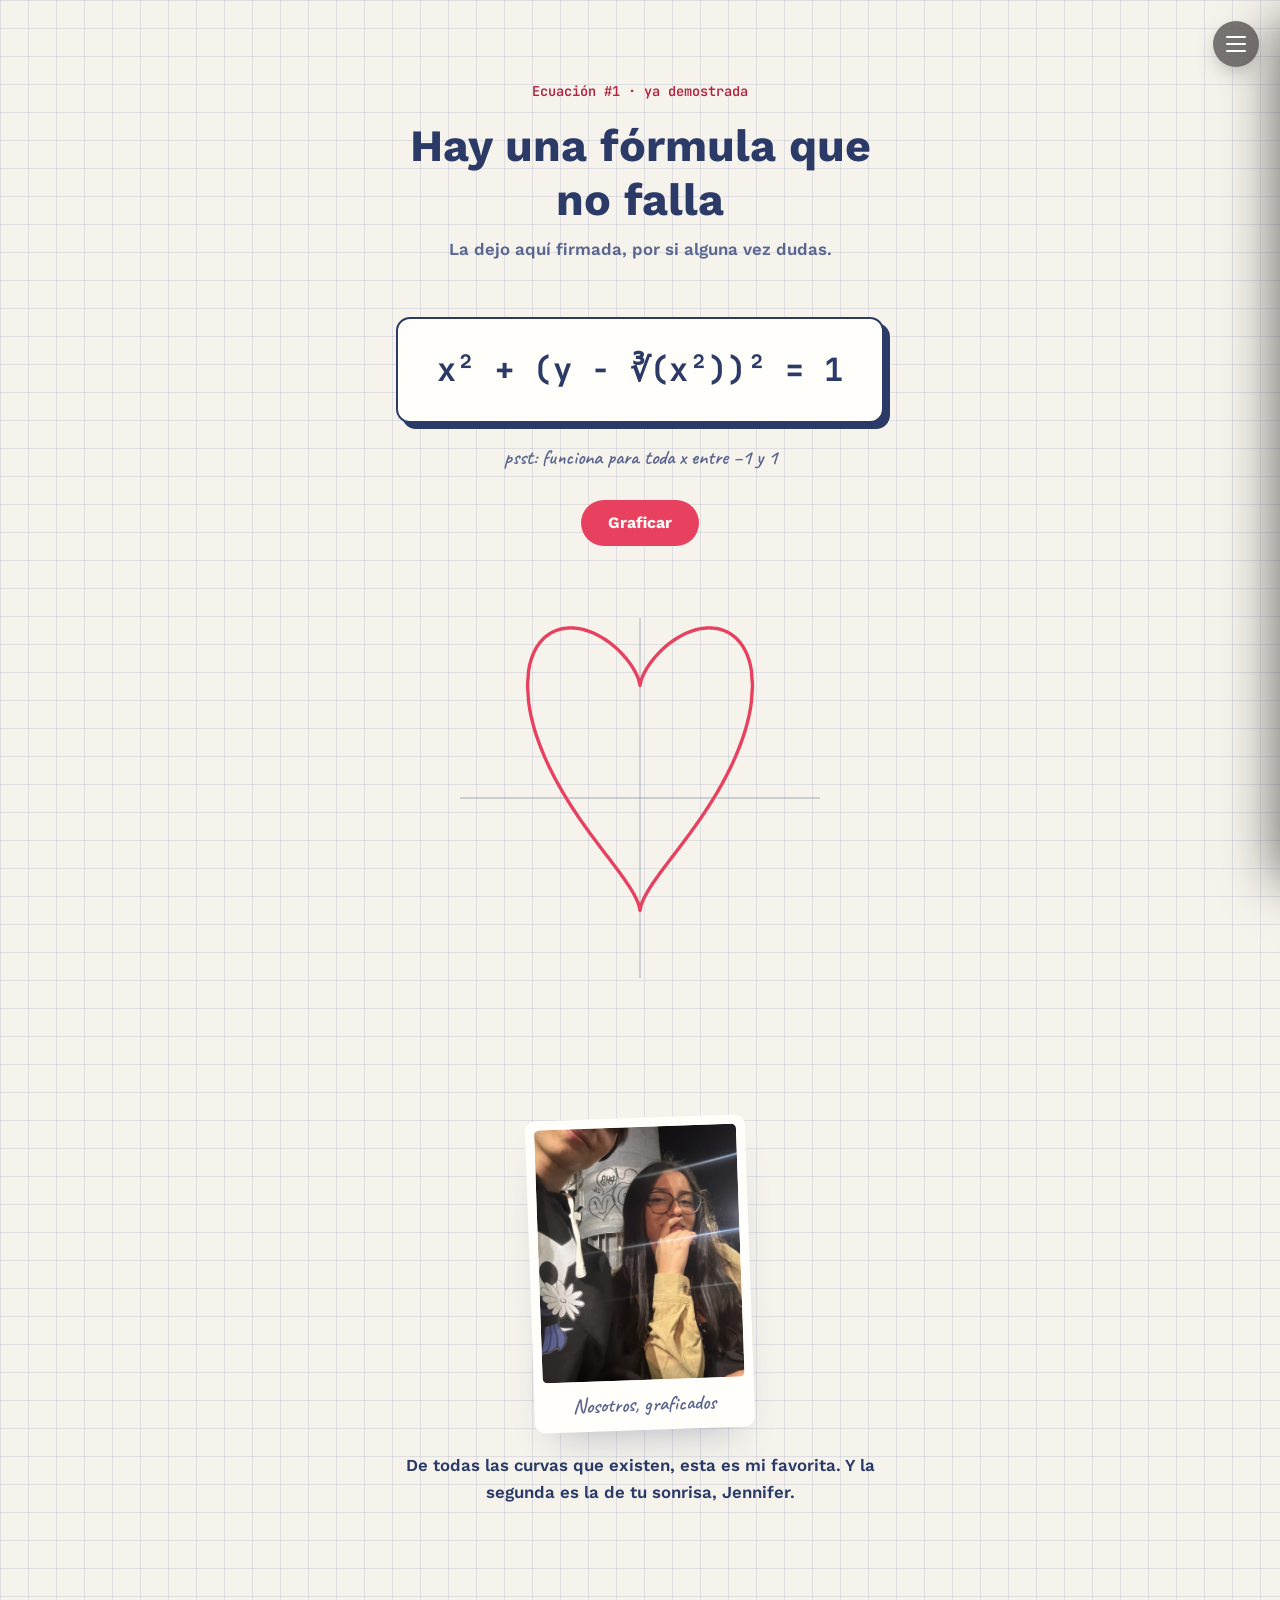
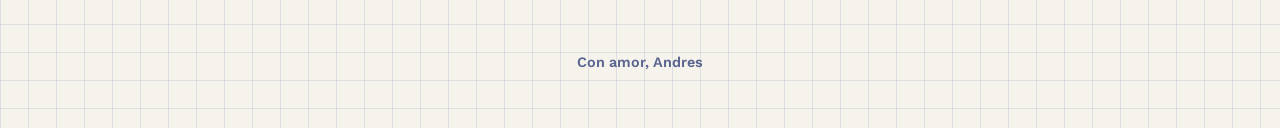
<file: manera.html>
<!DOCTYPE html>
<html lang="es">
<head>
<meta charset="UTF-8">
<meta name="viewport" content="width=device-width, initial-scale=1.0">
<title>La fórmula</title>
<link rel="preconnect" href="https://fonts.googleapis.com">
<link rel="preconnect" href="https://fonts.gstatic.com" crossorigin>
<link href="https://fonts.googleapis.com/css2?family=Caveat:wght@600&family=JetBrains+Mono:wght@500;700&family=Work+Sans:wght@400;600;700&display=swap" rel="stylesheet">
<link rel="stylesheet" href="manera.css">
<link rel="stylesheet" href="menu.css">
</head>
<body>



  <!-- ===================== HERO ===================== -->
  <header class="hero">
    <p class="hero__kicker">Ecuación #1 &middot; ya demostrada</p>
    <h1 class="hero__title">Hay una fórmula que no falla</h1>
    <p class="hero__sub">La dejo aquí firmada, por si alguna vez dudas.</p>
  </header>

  <!-- ===================== ECUACIÓN ===================== -->
  <section class="formula">
    <div class="formula__card">
      <p class="formula__eq">x² + (y &minus; ∛(x²))² = 1</p>
    </div>
    <p class="formula__note">psst: funciona para toda x entre &minus;1 y 1</p>
    <button class="btn btn--graph" id="graphBtn">Graficar</button>
  </section>

  <!-- ===================== GRÁFICA ===================== -->
  <section class="heart-plot">
    <svg id="heartSvg" viewBox="-1.6 -1.6 3.2 3.2" class="heart-plot__svg" aria-label="Gráfica de la ecuación, con forma de corazón">
      <line class="heart-plot__axis" x1="-1.6" y1="0" x2="1.6" y2="0"/>
      <line class="heart-plot__axis" x1="0" y1="-1.6" x2="0" y2="1.6"/>
      <path id="heartPath" class="heart-plot__path"/>
    </svg>
    <p class="heart-plot__caption" id="plotCaption">&nbsp;</p>
  </section>

  <!-- ===================== NOSOTROS ===================== -->
  <section class="together">
    <figure class="photo-frame">
      <div class="photo-frame__inner">
        <img class="photo-frame__img" src="nosotros.jpeg" alt="Foto de los dos juntos">
        <div class="photo-frame__placeholder">
          <svg viewBox="0 0 40 40" class="photo-frame__icon" aria-hidden="true">
            <path d="M20 32 C8 24 4 16 10 10 C14 6 20 8 20 14 C20 8 26 6 30 10 C36 16 32 24 20 32Z"/>
          </svg>
          <span>Sube aquí la foto de los dos</span>
        </div>
      </div>
      <figcaption id="togetherCaption">Nosotros, graficados</figcaption>
    </figure>

    <p class="together__message" id="togetherMessage"></p>
  </section>

  <footer class="footer">
    <p>Con amor, Andres</p>
  </footer>

  <script src="manera.js"></script>
  <script src="menu.js"></script>
</body>
</html>
</file>
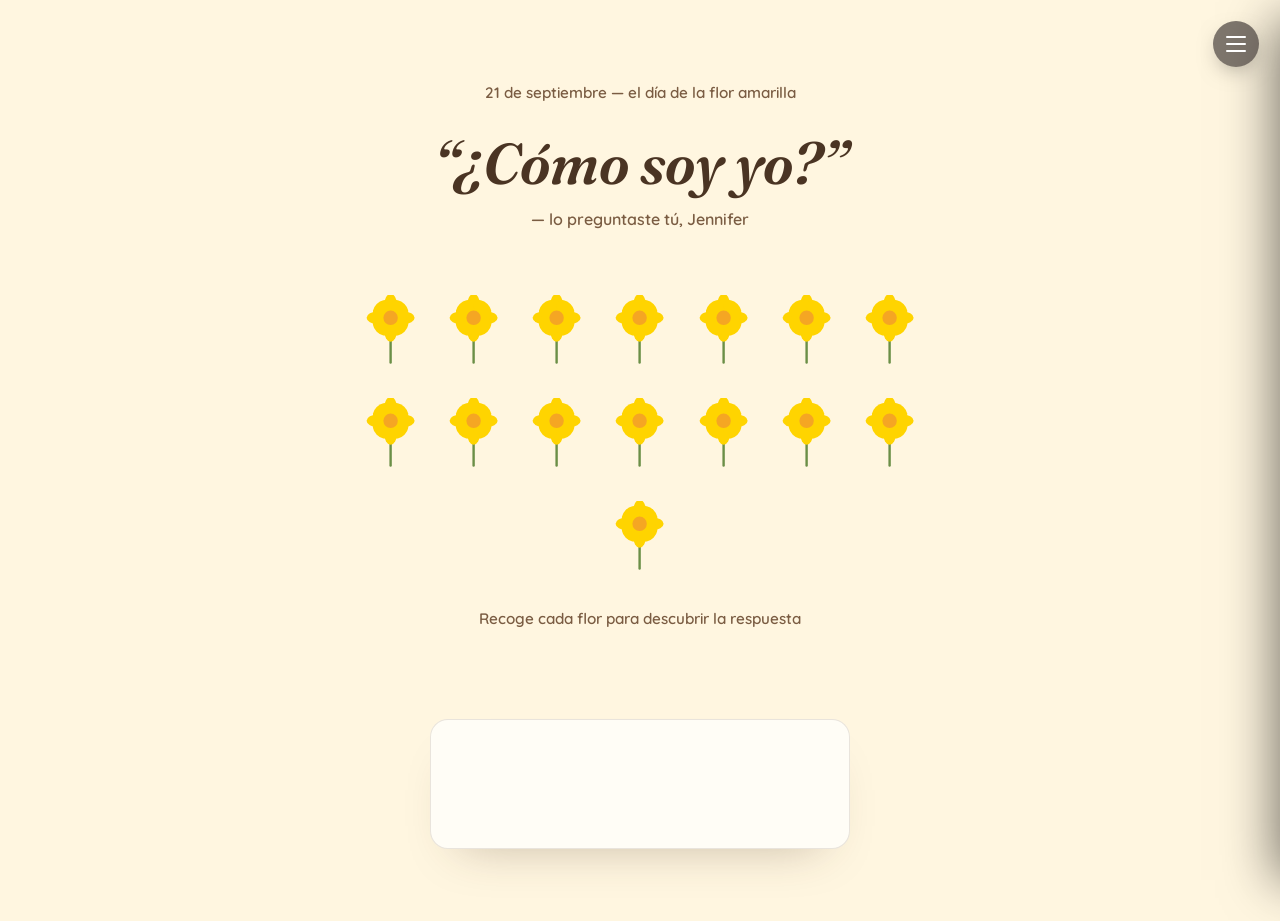
<file: respuesta.html>
<!DOCTYPE html>
<html lang="es">
<head>
<meta charset="UTF-8">
<meta name="viewport" content="width=device-width, initial-scale=1.0">
<title>¿Cómo soy yo?</title>
<link rel="preconnect" href="https://fonts.googleapis.com">
<link rel="preconnect" href="https://fonts.gstatic.com" crossorigin>
<link href="https://fonts.googleapis.com/css2?family=Fraunces:ital,wght@0,600;1,500&family=Quicksand:wght@400;600;700&display=swap" rel="stylesheet">
<link rel="stylesheet" href="respuesta.css">
<link rel="stylesheet" href="menu.css">
</head>
<body>

  <!-- pétalos cayendo de fondo, se generan desde respuesta.js -->
  <div class="petals-fall" id="petalsFall" aria-hidden="true"></div>

  <!-- ===================== HERO / PREGUNTA ===================== -->
  <header class="hero">
    <p class="hero__date">21 de septiembre &mdash; el día de la flor amarilla</p>
    <h1 class="hero__question">&ldquo;¿Cómo soy yo?&rdquo;</h1>
    <p class="hero__asked-by">&mdash; lo preguntaste tú, <span data-slot="nombre">Mona</span></p>

    <div class="bouquet" id="bouquet">
      <!-- las flores se generan dinámicamente desde CONFIG.palabras en respuesta.js -->
    </div>

    <p class="hero__hint" id="bouquetHint">Recoge cada flor para descubrir la respuesta</p>
  </header>

  <!-- ===================== PALABRA REVELADA ===================== -->
  <section class="reveal">
    <div class="reveal__card">
      <p class="reveal__word" id="revealWord">&nbsp;</p>
    </div>
  </section>

  <!-- ===================== MENSAJE FINAL + PERRITA ===================== -->
  <section class="final" id="finalSection" hidden>
    <div class="photo-row">
      <figure class="photo-frame photo-frame--dog">
        <div class="photo-frame__inner">
          <img class="photo-frame__img" src="Copito.jpeg" alt="Foto de su shih tzu">
          <div class="photo-frame__placeholder">
            <svg viewBox="0 0 40 40" class="photo-frame__icon" aria-hidden="true">
              <ellipse cx="20" cy="26" rx="9" ry="7"/>
              <ellipse cx="10" cy="14" rx="4" ry="5"/>
              <ellipse cx="19" cy="9"  rx="4" ry="5"/>
              <ellipse cx="30" cy="14" rx="4" ry="5"/>
            </svg>
            <span>Sube aquí la foto de <span data-slot="perrita">tu shih tzu</span></span>
          </div>
        </div>
        <figcaption>Hasta <span data-slot="perrita">Zeus</span> está de acuerdo.</figcaption>
      </figure>

      <figure class="photo-frame photo-frame--ramo">
        <div class="photo-frame__inner">
          <img class="photo-frame__img" src="Ramo.jpeg" alt="Foto del ramo de flores amarillas">
          <div class="photo-frame__placeholder">
            <svg viewBox="0 0 40 40" class="photo-frame__icon" aria-hidden="true">
              <circle cx="20" cy="20" r="6"/>
              <circle cx="20" cy="8"  r="6"/>
              <circle cx="20" cy="32" r="6"/>
              <circle cx="8"  cy="20" r="6"/>
              <circle cx="32" cy="20" r="6"/>
            </svg>
            <span>Sube aquí la foto del ramo</span>
          </div>
        </div>
        <figcaption>Ten tu ramito</figcaption>
      </figure>
    </div>

    <p class="final__message" id="finalMessage"></p>
  </section>
  <script src="respuesta.js"></script>
  <script src="menu.js"></script>
</body>
</html>
</file>
<file: manera.css>
/* =========================================================
   TOKENS — papel cuadriculado + tinta azul + corazón carmín
========================================================= */
:root{
  --paper:      #F5F3EC;
  --grid-line:  rgba(60,80,140,0.12);
  --ink:        #2B3A67;
  --ink-soft:   #5B6690;
  --heart:      #E8405F;
  --heart-deep: #B5243F;

  --font-display: "Work Sans", sans-serif;
  --font-mono:    "JetBrains Mono", monospace;
  --font-hand:    "Caveat", cursive;

  --menu-accent: var(--heart);
}

*{ box-sizing: border-box; }
html{ scroll-behavior: smooth; }

body{
  margin: 0;
  min-height: 100vh;
  color: var(--ink);
  font-family: var(--font-display);
  font-weight: 600;
  line-height: 1.6;
  background:
    linear-gradient(var(--grid-line) 1px, transparent 1px) 0 0 / 28px 28px,
    linear-gradient(90deg, var(--grid-line) 1px, transparent 1px) 0 0 / 28px 28px,
    var(--paper);
}

:focus-visible{
  outline: 2px solid var(--heart);
  outline-offset: 3px;
}

@media (prefers-reduced-motion: reduce){
  *{ animation-duration: 0.001ms !important; transition-duration: 0.001ms !important; }
}

.btn{
  border: none;
  cursor: pointer;
  font-family: var(--font-display);
  font-weight: 700;
  font-size: 1rem;
  padding: 0.85em 1.7em;
  border-radius: 999px;
  transition: transform 0.15s ease;
}
.btn:hover{ transform: translateY(-2px); }

/* =========================================================
   HERO
========================================================= */
.hero{
  max-width: 640px;
  margin: 0 auto;
  padding: 9vh 6vw 4vh;
  text-align: center;
}

.hero__kicker{
  font-family: var(--font-mono);
  font-size: 0.85rem;
  color: var(--heart-deep);
  margin: 0 0 1rem;
}

.hero__title{
  font-size: clamp(1.9rem, 5vw, 2.8rem);
  margin: 0 0 0.6rem;
  line-height: 1.2;
}

.hero__sub{
  color: var(--ink-soft);
  font-size: 1.05rem;
  margin: 0;
}

/* =========================================================
   ECUACIÓN
========================================================= */
.formula{
  text-align: center;
  padding: 2vh 6vw 6vh;
}

.formula__card{
  display: inline-block;
  background: #FFFEFA;
  border: 2px solid var(--ink);
  border-radius: 14px;
  padding: 1.6rem 2.4rem;
  box-shadow: 6px 6px 0 var(--ink);
}

.formula__eq{
  font-family: var(--font-mono);
  font-weight: 700;
  font-size: clamp(1.3rem, 4vw, 2rem);
  margin: 0;
  letter-spacing: 0.01em;
}

.formula__note{
  font-family: var(--font-hand);
  font-size: 1.3rem;
  color: var(--ink-soft);
  margin: 1.1rem 0 1.6rem;
}

.btn--graph{
  background: var(--heart);
  color: #fff8f6;
}
.btn--graph:hover{ background: var(--heart-deep); }

/* =========================================================
   GRÁFICA
========================================================= */
.heart-plot{
  display: flex;
  flex-direction: column;
  align-items: center;
  padding: 2vh 6vw 8vh;
}

.heart-plot__svg{
  width: min(360px, 80vw);
  height: min(360px, 80vw);
}

.heart-plot__axis{
  stroke: var(--ink-soft);
  stroke-width: 0.012;
  opacity: 0.35;
}

.heart-plot__path{
  fill: var(--heart);
  fill-opacity: 0;
  stroke: var(--heart);
  stroke-width: 0.03;
  stroke-linejoin: round;
  stroke-linecap: round;
  transition: fill-opacity 0.8s ease;
}

.heart-plot__path.is-filled{
  fill-opacity: 0.92;
  animation: latido 1.8s ease-in-out 0.3s 2;
}

@keyframes latido{
  0%, 100%{ transform: scale(1); }
  15%{ transform: scale(1.06); }
  30%{ transform: scale(1); }
}

.heart-plot__caption{
  font-family: var(--font-hand);
  font-size: 1.4rem;
  color: var(--heart-deep);
  margin: 1.2rem 0 0;
  min-height: 1.4em;
}

/* =========================================================
   NOSOTROS / FOTO
========================================================= */
.together{
  text-align: center;
  padding: 2vh 6vw 10vh;
}

.photo-frame{
  width: 220px;
  margin: 0 auto 1.4rem;
  background: #FFFEFA;
  border: 9px solid #FFFEFA;
  border-radius: 10px;
  box-shadow: 0 22px 40px -22px rgba(43,58,103,0.35);
  transform: rotate(-2deg);
}

.photo-frame__inner{
  position: relative;
  aspect-ratio: 4 / 5;
  border-radius: 5px;
  overflow: hidden;
  background: var(--paper);
}

.photo-frame__img{
  width: 100%;
  height: 100%;
  object-fit: cover;
  display: block;
}

.photo-frame__placeholder{
  position: absolute;
  inset: 0;
  display: none;
  flex-direction: column;
  align-items: center;
  justify-content: center;
  gap: 0.5rem;
  padding: 0.8rem;
  text-align: center;
  font-size: 0.74rem;
  font-weight: 700;
  color: var(--ink-soft);
  background: rgba(43,58,103,0.05);
  border: 2px dashed rgba(43,58,103,0.25);
}
.photo-frame__img[hidden] + .photo-frame__placeholder{ display: flex; }

.photo-frame__icon{
  width: 28px;
  height: 28px;
  fill: var(--heart);
}

.photo-frame figcaption{
  font-family: var(--font-hand);
  font-size: 1.3rem;
  color: var(--ink-soft);
  margin-top: 0.5rem;
}

.together__message{
  max-width: 48ch;
  margin: 0 auto;
  font-size: 1.05rem;
  color: var(--ink);
}

/* =========================================================
   FOOTER
========================================================= */
.footer{
  text-align: center;
  padding: 2.5rem;
  color: var(--ink-soft);
  font-size: 0.9rem;
}
</file>
<file: menu.css>
/* =========================================================
   MENÚ LATERAL — panel estilo centro de control (Realme/Xiaomi UI)
   Usa var(--menu-accent) si la página la define; si no, cae a blanco.
   No toca ningún otro selector de style.css / respuesta.css.
========================================================= */

.menu-toggle{
  position: fixed;
  top: 1.3rem;
  right: 1.3rem;
  z-index: 60;
  width: 46px;
  height: 46px;
  border-radius: 50%;
  border: none;
  cursor: pointer;
  display: flex;
  flex-direction: column;
  align-items: center;
  justify-content: center;
  gap: 5px;
  background: rgba(20,14,16,0.55);
  backdrop-filter: blur(10px);
  -webkit-backdrop-filter: blur(10px);
  box-shadow: 0 8px 24px -10px rgba(0,0,0,0.55);
  transition: transform 0.25s ease;
}
.menu-toggle:hover{ transform: scale(1.06); }

.menu-toggle__bar{
  width: 20px;
  height: 2px;
  background: #fff;
  border-radius: 2px;
  transition: transform 0.3s ease, opacity 0.3s ease;
}

body.menu-open .menu-toggle__bar:nth-child(1){ transform: translateY(7px) rotate(45deg); }
body.menu-open .menu-toggle__bar:nth-child(2){ opacity: 0; }
body.menu-open .menu-toggle__bar:nth-child(3){ transform: translateY(-7px) rotate(-45deg); }

.menu-overlay{
  position: fixed;
  inset: 0;
  background: rgba(0,0,0,0.35);
  opacity: 0;
  pointer-events: none;
  transition: opacity 0.3s ease;
  z-index: 55;
}
body.menu-open .menu-overlay{
  opacity: 1;
  pointer-events: auto;
}

.side-menu{
  position: fixed;
  top: 0;
  right: 0;
  height: 100%;
  width: min(78vw, 300px);
  background: rgba(20,14,16,0.82);
  backdrop-filter: blur(18px);
  -webkit-backdrop-filter: blur(18px);
  padding: 4.6rem 1.6rem 2rem;
  transform: translateX(100%);
  transition: transform 0.4s cubic-bezier(.19,1,.22,1);
  z-index: 58;
  box-shadow: -24px 0 50px -20px rgba(0,0,0,0.55);
}
body.menu-open .side-menu{ transform: translateX(0); }

.side-menu__close{
  position: absolute;
  top: 1.1rem;
  right: 1.3rem;
  width: 34px;
  height: 34px;
  border-radius: 50%;
  border: none;
  background: rgba(255,255,255,0.12);
  color: #fff;
  font-size: 1.3rem;
  line-height: 1;
  cursor: pointer;
}

.side-menu__title{
  color: rgba(255,255,255,0.5);
  font-size: 0.78rem;
  font-weight: 700;
  text-transform: uppercase;
  letter-spacing: 0.08em;
  margin: 0 0 1.1rem;
}

.side-menu__list{
  list-style: none;
  margin: 0;
  padding: 0;
  display: flex;
  flex-direction: column;
  gap: 0.4rem;
}

.side-menu__link{
  display: block;
  padding: 0.9rem 1rem;
  border-radius: 14px;
  color: rgba(255,255,255,0.88);
  text-decoration: none;
  font-weight: 700;
  transition: background 0.2s ease, color 0.2s ease;
}
.side-menu__link:hover{
  background: rgba(255,255,255,0.1);
}
.side-menu__link.is-active{
  background: var(--menu-accent, #ffffff);
  color: #15100f;
}

@media (prefers-reduced-motion: reduce){
  .side-menu, .menu-overlay, .menu-toggle__bar{ transition: none; }
}

/* =========================================================
   COLOR POR LINK — cambia solo el valor de --c en cada uno.
   La letra usa ese color; si el link es el activo, ese color
   pasa a ser el fondo y la letra se oscurece.
========================================================= */
#GymLink{        --c: #ff2f92; }  /* rosa */
#RespuestaLink{  --c: #ffd400; }  /* amarillo */
#ManeraLink{     --c: #b8bcc8; }  /* gris */
#SoundtrackLink{ --c: #ffd56b; }  /* dorado */
#GalaxiaLink{    --c: #a78bfa; }  /* violeta */

.side-menu__link{
  color: var(--c, rgba(255,255,255,0.88));
}
.side-menu__link:hover{
  background: color-mix(in srgb, var(--c, #fff) 18%, transparent);
}
.side-menu__link.is-active{
  background: var(--c, #ffffff);
  color: #15100f;
}
</file>
<file: respuesta.css>
/* =========================================================
    — paleta cálida, flor amarilla + shih tzu
========================================================= */
:root{
  --cream:      #FFF6E0;
  --petal:      #FFD400;
  --petal-deep: #F5A623;
  --leaf:       #6B8F47;
  --fur:        #EFD9B4;
  --fur-shadow: #C9A66B;
  --bow:        #E85D75;
  --ink:        #4A3423;
  --ink-soft:   #7A5C42;

  --font-display: "Fraunces", serif;
  --font-body: "Quicksand", sans-serif;
}

*{ box-sizing: border-box; }
html{ scroll-behavior: smooth; }

body{
  margin:0;
  min-height: 100vh;
  background: var(--cream);
  color: var(--ink);
  font-family: var(--font-body);
  font-weight: 600;
  line-height: 1.6;
  position: relative;
  overflow-x: hidden;
}

:focus-visible{
  outline: 2px solid var(--petal-deep);
  outline-offset: 3px;
}

@media (prefers-reduced-motion: reduce){
  *{ animation-duration: 0.001ms !important; transition-duration: 0.001ms !important; }
}

/* =========================================================
   PÉTALOS CAYENDO (fondo ambiental)
========================================================= */
.petals-fall{
  position: fixed;
  inset: 0;
  pointer-events: none;
  z-index: 0;
  overflow: hidden;
}

.petal{
  position: absolute;
  top: -5%;
  width: 10px;
  height: 10px;
  background: var(--petal);
  border-radius: 60% 0 60% 0;
  opacity: 0.7;
  animation-name: caer, mecer;
  animation-timing-function: linear, ease-in-out;
  animation-iteration-count: 1, infinite;
}

@keyframes caer{
  to{ transform: translateY(110vh); }
}
@keyframes mecer{
  0%, 100%{ margin-left: 0; }
  50%{ margin-left: 30px; }
}

/* =========================================================
   HERO
========================================================= */
.hero{
  position: relative;
  z-index: 1;
  padding: 9vh 6vw 6vh;
  text-align: center;
  max-width: 720px;
  margin: 0 auto;
}

.hero__date{
  font-size: 0.95rem;
  color: var(--ink-soft);
  margin: 0 0 1.6rem;
}

.hero__question{
  font-family: var(--font-display);
  font-style: italic;
  font-weight: 600;
  font-size: clamp(2.2rem, 6vw, 3.6rem);
  color: var(--ink);
  margin: 0 0 0.6rem;
  line-height: 1.15;
}

.hero__asked-by{
  color: var(--ink-soft);
  font-size: 1rem;
  margin: 0 0 3.5rem;
}

/* ---- ramo ---- */
.bouquet{
  display: flex;
  justify-content: center;
  align-items: flex-end;
  gap: clamp(0.4rem, 2vw, 1.2rem);
  flex-wrap: wrap;
  margin: 0 0 1.8rem;
}

.flower{
  background: none;
  border: none;
  cursor: pointer;
  padding: 0.4rem;
  width: 64px;
  height: 84px;
  position: relative;
  transition: transform 0.3s ease, opacity 0.4s ease;
}

.flower__svg{
  width: 100%;
  height: 100%;
  animation: mecer-flor 3.4s ease-in-out infinite;
  transform-origin: bottom center;
}
.flower:nth-child(2n) .flower__svg{ animation-delay: 0.4s; }
.flower:nth-child(3n) .flower__svg{ animation-delay: 0.8s; }

@keyframes mecer-flor{
  0%, 100%{ transform: rotate(-3deg); }
  50%{ transform: rotate(3deg); }
}

.flower__petal{
  fill: var(--petal);
  transition: fill 0.3s ease;
}
.flower__center{ fill: var(--petal-deep); }
.flower__stem{ stroke: var(--leaf); }

.flower:hover:not(.is-picked){ transform: translateY(-4px); }

.flower.is-picked{
  cursor: default;
  opacity: 0.35;
}
.flower.is-picked .flower__svg{ animation: none; }
.flower.is-picked .flower__petal{ fill: var(--ink-soft); }

.hero__hint{
  color: var(--ink-soft);
  font-size: 0.95rem;
}

/* =========================================================
   PALABRA REVELADA
========================================================= */
.reveal{
  position: relative;
  z-index: 1;
  display: flex;
  justify-content: center;
  padding: 2vh 6vw 8vh;
}

.reveal__card{
  background: #FFFDF6;
  border: 1px solid rgba(74,52,35,0.12);
  border-radius: 18px;
  padding: 2.4rem 2.6rem;
  min-width: min(420px, 100%);
  min-height: 90px;
  display: flex;
  align-items: center;
  justify-content: center;
  box-shadow: 0 24px 50px -30px rgba(74,52,35,0.35);
}

.reveal__word{
  font-family: var(--font-display);
  font-style: italic;
  font-weight: 600;
  font-size: clamp(1.4rem, 3.4vw, 2rem);
  color: var(--petal-deep);
  text-align: center;
  margin: 0;
  transition: opacity 0.2s ease;
}

/* =========================================================
   FINAL + PERRITA
========================================================= */
.final{
  position: relative;
  z-index: 1;
  text-align: center;
  padding: 4vh 6vw 10vh;
  max-width: 560px;
  margin: 0 auto;
  animation: aparecer 0.6s ease;
}

@keyframes aparecer{
  from{ opacity: 0; transform: translateY(12px); }
  to{ opacity: 1; transform: translateY(0); }
}

.photo-row{
  display: flex;
  justify-content: center;
  align-items: flex-start;
  flex-wrap: wrap;
  gap: 1.6rem;
  margin: 0 0 2.4rem;
}

.photo-frame{
  width: 150px;
  background: #FFFDF6;
  border: 9px solid #FFFDF6;
  border-radius: 10px;
  box-shadow: 0 20px 36px -22px rgba(74,52,35,0.45);
  margin: 0;
  text-align: center;
}
.photo-frame--dog{ transform: rotate(-4deg); }
.photo-frame--ramo{ transform: rotate(3deg); }

.photo-frame__inner{
  position: relative;
  aspect-ratio: 1 / 1;
  border-radius: 5px;
  overflow: hidden;
  background: var(--cream);
}

.photo-frame__img{
  width: 100%;
  height: 100%;
  object-fit: cover;
  display: block;
}

.photo-frame__placeholder{
  position: absolute;
  inset: 0;
  display: none;
  flex-direction: column;
  align-items: center;
  justify-content: center;
  gap: 0.5rem;
  padding: 0.7rem;
  text-align: center;
  font-size: 0.72rem;
  font-weight: 700;
  line-height: 1.3;
  color: var(--ink-soft);
  background: rgba(74,52,35,0.05);
  border: 2px dashed rgba(74,52,35,0.25);
}
.photo-frame__img[hidden] + .photo-frame__placeholder{ display: flex; }

.photo-frame__icon{
  width: 26px;
  height: 26px;
  fill: currentColor;
}
.photo-frame--dog .photo-frame__icon{ color: var(--fur-shadow); }
.photo-frame--ramo .photo-frame__icon{ color: var(--petal-deep); }

.photo-frame figcaption{
  color: var(--ink-soft);
  font-size: 0.85rem;
  margin-top: 0.55rem;
}

.final__message{
  font-family: var(--font-display);
  font-style: italic;
  font-size: clamp(1.2rem, 3vw, 1.6rem);
  line-height: 1.5;
  color: var(--ink);
}

/* =========================================================
   FOOTER
========================================================= */
.footer{
  position: relative;
  z-index: 1;
  text-align: center;
  padding: 2.5rem;
  color: var(--ink-soft);
  font-size: 0.9rem;
}
#inicioLink{
  color: var(--petal-deep);
  text-decoration: none;
}
</file>
